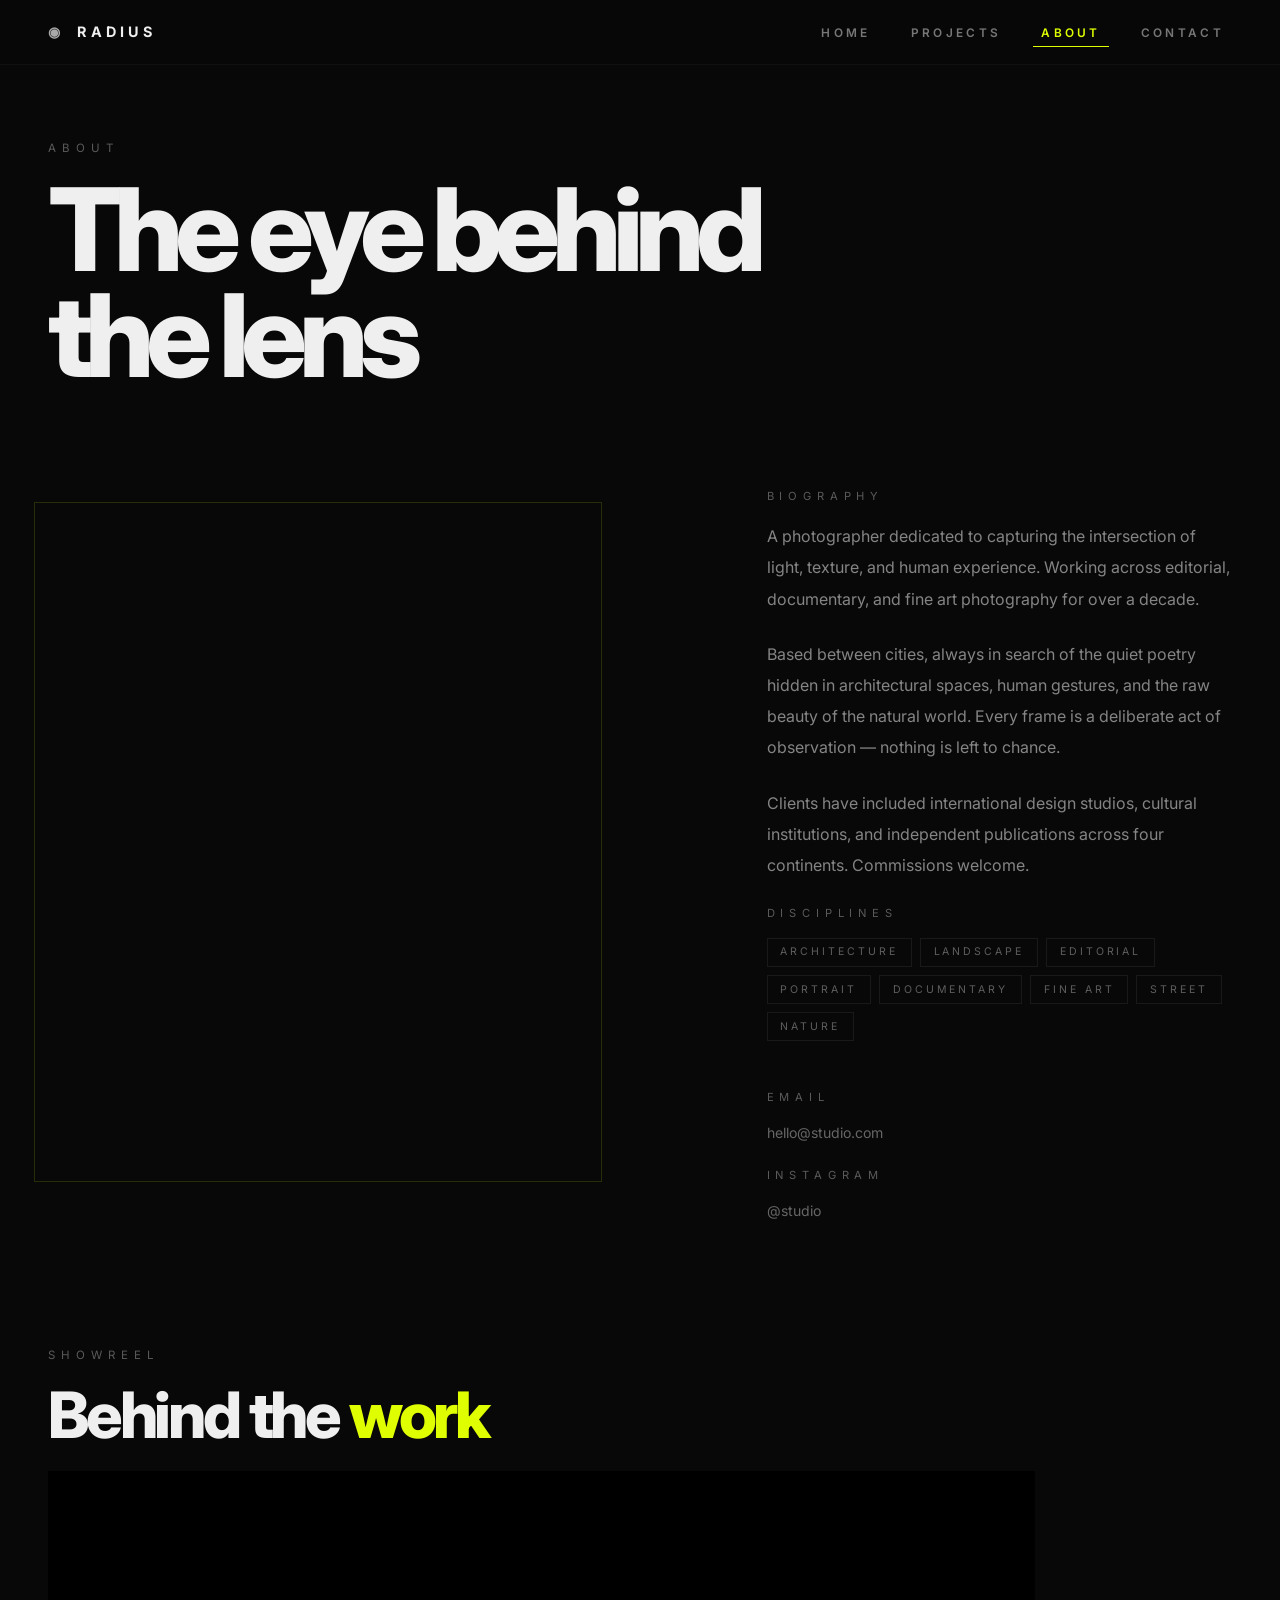
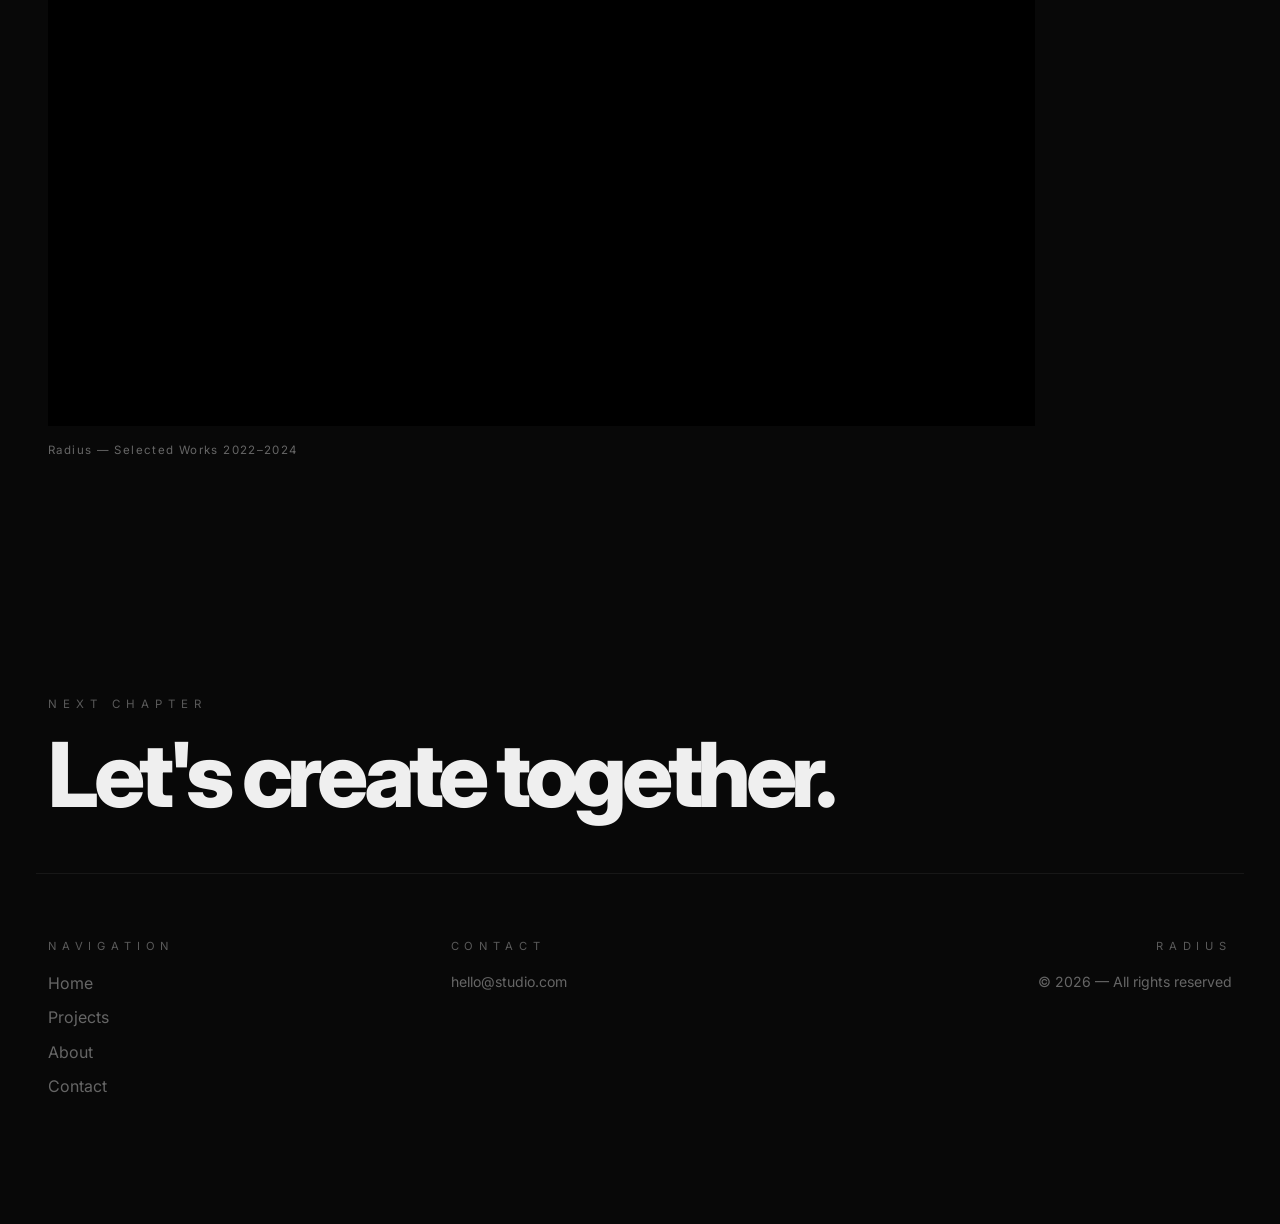
<file: about.html>
<!doctype html>
<html lang="en">
<head>
  <meta charset="UTF-8" />
  <meta name="viewport" content="width=device-width, initial-scale=1.0" />
  <title>Radius | About</title>
  <meta name="description" content="About Radius — the eye behind the lens. Over a decade of editorial, documentary and fine art photography." />
  <link href="https://cdn.jsdelivr.net/npm/bootstrap@5.3.3/dist/css/bootstrap.min.css" rel="stylesheet">
  <link href="https://fonts.googleapis.com/css2?family=Inter:wght@400;500;600;700;800&display=swap" rel="stylesheet">
  <link rel="stylesheet" href="css/style.css">
</head>
<body>

<!-- Loading screen -->
<div class="loader" id="loader" aria-hidden="true">
  <span class="loader-brand">◉ RADIUS</span>
  <div class="loader-bar"></div>
</div>

<!-- Bootstrap navbar — ABOUT active -->
<header class="site-header">
  <nav class="navbar navbar-expand-lg navbar-dark fixed-top py-3">
    <div class="container-fluid px-4 px-lg-5">
      <a class="navbar-brand brand-text" href="index.html"><span class="brand-icon">◉</span> RADIUS</a>
      <button class="navbar-toggler border-0 shadow-none" type="button" data-bs-toggle="collapse" data-bs-target="#mainNav" aria-controls="mainNav" aria-expanded="false" aria-label="Toggle navigation">
        <span class="navbar-toggler-icon"></span>
      </button>
      <div class="collapse navbar-collapse justify-content-end" id="mainNav">
        <ul class="navbar-nav gap-lg-4">
          <li class="nav-item"><a class="nav-link nav-custom" href="index.html">HOME</a></li>
          <li class="nav-item"><a class="nav-link nav-custom" href="work.html">PROJECTS</a></li>
          <li class="nav-item"><a class="nav-link nav-custom active" href="about.html">ABOUT</a></li>
          <li class="nav-item"><a class="nav-link nav-custom" href="contact.html">CONTACT</a></li>
        </ul>
      </div>
    </div>
  </nav>
</header>

<main>

  <!-- Page hero title -->
  <section class="about-hero section-panel">
    <div class="container-fluid px-4 px-lg-5">
      <p class="eyebrow reveal">ABOUT</p>
      <h1 class="about-title reveal">The eye behind<br>the lens</h1>
    </div>
  </section>

  <!-- Biography section — Bootstrap two-column grid.
       Left: photographer portrait (Unsplash image with clip-reveal animation).
       Right: bio text, skill tags, contact links. -->
  <section class="about-story section-panel">
    <div class="container-fluid px-4 px-lg-5">
      <div class="row g-5 align-items-start">

        <!-- Portrait image with neon offset border + clip-path reveal -->
        <div class="col-lg-6">
          <figure class="about-image-card reveal">
            <!-- Real photographer portrait from Unsplash -->
            <img src="https://images.pexels.com/photos/1264210/pexels-photo-1264210.jpeg?auto=compress&cs=tinysrgb&w=900"
                 alt="Photographer holding a camera in a softly lit studio environment"
                 class="about-image clip-reveal"
                 loading="lazy">
          </figure>
        </div>

        <!-- Bio text column -->
        <div class="col-lg-5 offset-lg-1">
          <p class="footer-heading reveal">BIOGRAPHY</p>

          <p class="about-text reveal">
            A photographer dedicated to capturing the intersection of light, texture, and human experience.
            Working across editorial, documentary, and fine art photography for over a decade.
          </p>

          <p class="about-text reveal">
            Based between cities, always in search of the quiet poetry hidden in architectural spaces,
            human gestures, and the raw beauty of the natural world. Every frame is a deliberate act
            of observation — nothing is left to chance.
          </p>

          <p class="about-text reveal">
            Clients have included international design studios, cultural institutions, and independent
            publications across four continents. Commissions welcome.
          </p>

          <!-- Discipline tags — hover reveals neon style -->
          <div class="mt-4 reveal">
            <p class="footer-heading mb-3">DISCIPLINES</p>
            <div class="skills-grid">
              <span class="skill-tag">Architecture</span>
              <span class="skill-tag">Landscape</span>
              <span class="skill-tag">Editorial</span>
              <span class="skill-tag">Portrait</span>
              <span class="skill-tag">Documentary</span>
              <span class="skill-tag">Fine Art</span>
              <span class="skill-tag">Street</span>
              <span class="skill-tag">Nature</span>
            </div>
          </div>

          <!-- Contact details -->
          <div class="about-contact mt-5">
            <div class="reveal">
              <p class="footer-heading">EMAIL</p>
              <p class="footer-text"><a href="mailto:hello@studio.com" class="email-link">hello@studio.com</a></p>
            </div>
            <div class="mt-4 reveal">
              <p class="footer-heading">INSTAGRAM</p>
              <p class="footer-text"><a href="#" class="email-link">@studio</a></p>
            </div>
          </div>
        </div>

      </div>
    </div>
  </section>

  <!-- Showreel video — MULTIMEDIA REQUIREMENT (YouTube iframe embed).
       Responsive 16:9 container defined in style.css (.video-wrap).
       Replace the YouTube video ID with your own showreel. -->
  <section class="section-panel" style="padding-top:0;">
    <div class="container-fluid px-4 px-lg-5">
      <p class="eyebrow reveal">SHOWREEL</p>
      <h2 class="section-heading reveal mb-4">Behind the <span class="accent-text">work</span></h2>
      <div class="col-lg-10 reveal">
        <div class="video-wrap">
          <!-- Embedded YouTube video — replace VIDEO_ID with your actual video -->
          <iframe src="https://www.youtube.com/embed/dQw4w9WgXcQ?rel=0&modestbranding=1"
                  title="Radius Photography Showreel"
                  allow="accelerometer; autoplay; clipboard-write; encrypted-media; gyroscope; picture-in-picture"
                  allowfullscreen loading="lazy"></iframe>
        </div>
        <p class="footer-text mt-3" style="font-size:0.72rem;letter-spacing:0.12em;">Radius — Selected Works 2022–2024</p>
      </div>
    </div>
  </section>

  <!-- CTA & Footer -->
  <section class="cta-section section-panel">
    <div class="container-fluid px-4 px-lg-5">
      <p class="eyebrow reveal">NEXT CHAPTER</p>
      <h2 class="cta-text neon-hover reveal">Let's create together.</h2>
      <div class="row footer-links mt-5 reveal">
        <div class="col-md-4 mb-4 mb-md-0">
          <p class="footer-heading">NAVIGATION</p>
          <ul class="footer-nav">
            <li><a href="index.html">Home</a></li>
            <li><a href="work.html">Projects</a></li>
            <li><a href="about.html">About</a></li>
            <li><a href="contact.html">Contact</a></li>
          </ul>
        </div>
        <div class="col-md-4 mb-4 mb-md-0">
          <p class="footer-heading">CONTACT</p>
          <p class="footer-text"><a href="mailto:hello@studio.com" class="email-link">hello@studio.com</a></p>
        </div>
        <div class="col-md-4 text-md-end">
          <p class="footer-heading">RADIUS</p>
          <p class="footer-text">© 2026 — All rights reserved</p>
        </div>
      </div>
    </div>
  </section>

</main>

<script src="https://cdn.jsdelivr.net/npm/bootstrap@5.3.3/dist/js/bootstrap.bundle.min.js"></script>
<script src="js/script.js"></script>
</body>
</html>
</file>
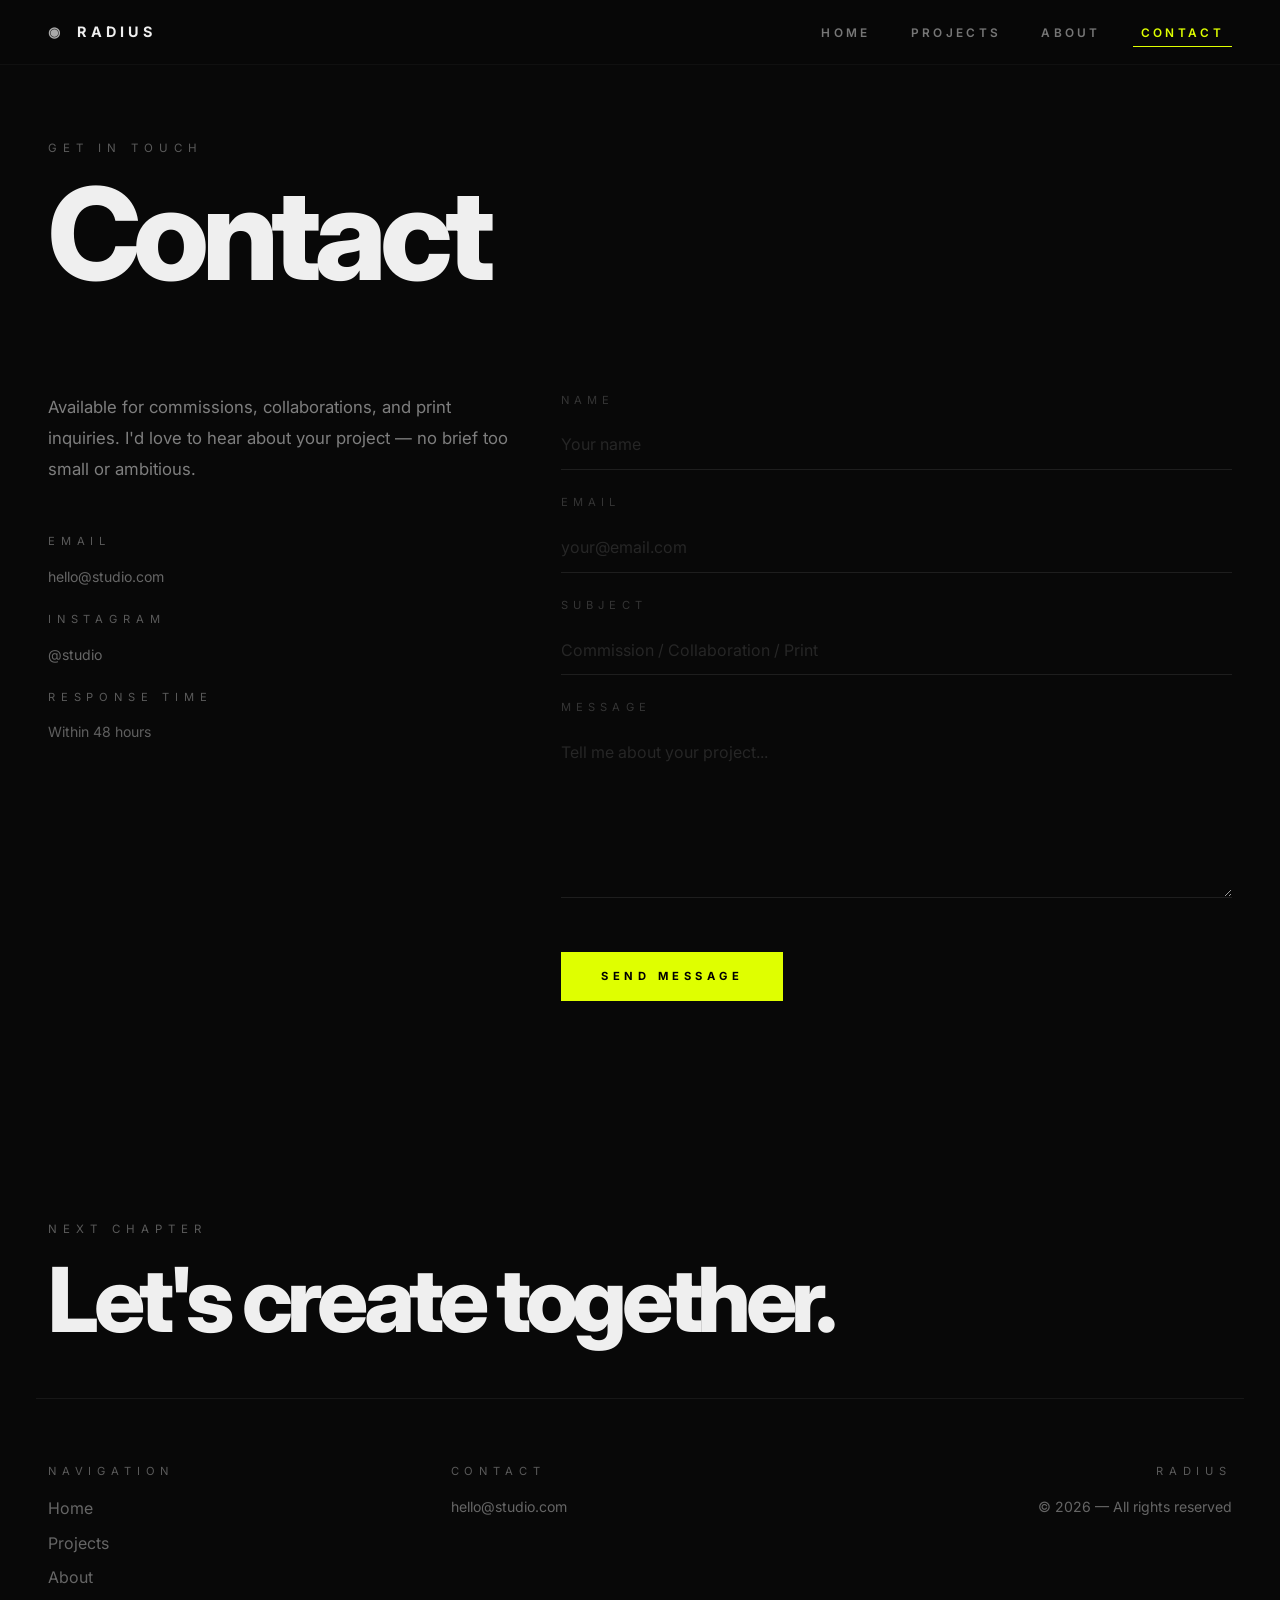
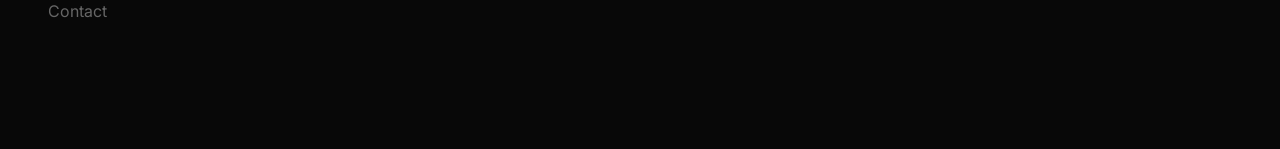
<file: contact.html>
<!doctype html>
<html lang="en">
<head>
  <meta charset="UTF-8" />
  <meta name="viewport" content="width=device-width, initial-scale=1.0" />
  <title>Radius | Contact</title>
  <link href="https://cdn.jsdelivr.net/npm/bootstrap@5.3.3/dist/css/bootstrap.min.css" rel="stylesheet">
  <link href="https://fonts.googleapis.com/css2?family=Inter:wght@400;500;600;700;800&display=swap" rel="stylesheet">
  <link rel="stylesheet" href="css/style.css">
</head>
<body>

<div class="loader" id="loader" aria-hidden="true">
  <span class="loader-brand">◉ RADIUS</span>
  <div class="loader-bar"></div>
</div>

<header class="site-header">
  <nav class="navbar navbar-expand-lg navbar-dark fixed-top py-3">
    <div class="container-fluid px-4 px-lg-5">
      <a class="navbar-brand brand-text" href="index.html"><span class="brand-icon">◉</span> RADIUS</a>
      <button class="navbar-toggler border-0 shadow-none" type="button" data-bs-toggle="collapse" data-bs-target="#mainNav" aria-controls="mainNav" aria-expanded="false" aria-label="Toggle navigation">
        <span class="navbar-toggler-icon"></span>
      </button>
      <div class="collapse navbar-collapse justify-content-end" id="mainNav">
        <ul class="navbar-nav gap-lg-4">
          <li class="nav-item"><a class="nav-link nav-custom" href="index.html">HOME</a></li>
          <li class="nav-item"><a class="nav-link nav-custom" href="work.html">PROJECTS</a></li>
          <li class="nav-item"><a class="nav-link nav-custom" href="about.html">ABOUT</a></li>
          <li class="nav-item"><a class="nav-link nav-custom active" href="contact.html">CONTACT</a></li>
        </ul>
      </div>
    </div>
  </nav>
</header>

<main>

  <section class="contact-hero section-panel">
    <div class="container-fluid px-4 px-lg-5">
      <p class="eyebrow reveal">GET IN TOUCH</p>
      <h1 class="contact-title reveal">Contact</h1>
    </div>
  </section>

  <!-- Bootstrap two-column layout: intro left, form right.
       Form uses Formspree for email delivery — no server needed. -->
  <section class="contact-section section-panel">
    <div class="container-fluid px-4 px-lg-5">
      <div class="row g-5 align-items-start">

        <div class="col-lg-5">
          <p class="contact-intro reveal">
            Available for commissions, collaborations, and print inquiries.
            I'd love to hear about your project — no brief too small or ambitious.
          </p>
          <div class="mt-5">
            <div class="reveal">
              <p class="footer-heading">EMAIL</p>
              <p class="footer-text"><a href="mailto:hello@studio.com" class="email-link">hello@studio.com</a></p>
            </div>
            <div class="mt-4 reveal">
              <p class="footer-heading">INSTAGRAM</p>
              <p class="footer-text"><a href="#" class="email-link">@studio</a></p>
            </div>
            <div class="mt-4 reveal">
              <p class="footer-heading">RESPONSE TIME</p>
              <p class="footer-text" style="color:rgba(255,255,255,0.35);font-size:0.88rem;">Within 48 hours</p>
            </div>
          </div>
        </div>

        <div class="col-lg-7">
          <!-- Contact form connected to Formspree.
               Replace the action URL's form ID with your own from formspree.io -->
          <form class="contact-form reveal" action="https://formspree.io/f/YOUR_FORM_ID" method="POST" novalidate>

            <div class="mb-4">
              <label for="name" class="form-label contact-label">NAME</label>
              <input type="text" name="name" class="contact-input" id="name" placeholder="Your name" autocomplete="name" required>
            </div>

            <div class="mb-4">
              <label for="email" class="form-label contact-label">EMAIL</label>
              <input type="email" name="email" class="contact-input" id="email" placeholder="your@email.com" autocomplete="email" required>
            </div>

            <div class="mb-4">
              <label for="subject" class="form-label contact-label">SUBJECT</label>
              <input type="text" name="subject" class="contact-input" id="subject" placeholder="Commission / Collaboration / Print">
            </div>

            <div class="mb-5">
              <label for="message" class="form-label contact-label">MESSAGE</label>
              <textarea name="message" class="contact-input contact-textarea" id="message" rows="6" placeholder="Tell me about your project..." required></textarea>
            </div>

            <!-- Neon button with shimmer sweep animation on hover -->
            <button type="submit" class="contact-btn">SEND MESSAGE</button>

          </form>
        </div>

      </div>
    </div>
  </section>

  <section class="cta-section section-panel">
    <div class="container-fluid px-4 px-lg-5">
      <p class="eyebrow reveal">NEXT CHAPTER</p>
      <h2 class="cta-text neon-hover reveal">Let's create together.</h2>
      <div class="row footer-links mt-5 reveal">
        <div class="col-md-4 mb-4 mb-md-0">
          <p class="footer-heading">NAVIGATION</p>
          <ul class="footer-nav">
            <li><a href="index.html">Home</a></li>
            <li><a href="work.html">Projects</a></li>
            <li><a href="about.html">About</a></li>
            <li><a href="contact.html">Contact</a></li>
          </ul>
        </div>
        <div class="col-md-4 mb-4 mb-md-0">
          <p class="footer-heading">CONTACT</p>
          <p class="footer-text"><a href="mailto:hello@studio.com" class="email-link">hello@studio.com</a></p>
        </div>
        <div class="col-md-4 text-md-end">
          <p class="footer-heading">RADIUS</p>
          <p class="footer-text">© 2026 — All rights reserved</p>
        </div>
      </div>
    </div>
  </section>

</main>

<script src="https://cdn.jsdelivr.net/npm/bootstrap@5.3.3/dist/js/bootstrap.bundle.min.js"></script>
<script src="js/script.js"></script>
</body>
</html>
</file>
<file: css/style.css>
/* ============================================================
   RADIUS PHOTOGRAPHY PORTFOLIO — style.css
   Author: Radius Studio
   Description: Main stylesheet. Dark editorial photography theme.
   Technologies: CSS3 custom properties, Bootstrap 5 overrides,
   keyframe animations, clip-path reveals, parallax, transitions.
   ============================================================ */

/* ── CSS CUSTOM PROPERTIES ──────────────────────────────────── */
:root {
  --bg:          #080808;
  --bg-soft:     #0f0f0f;
  --bg-card:     #131313;
  --text:        #efefef;
  --muted:       #5a5a5a;
  --line:        rgba(255,255,255,0.06);
  --neon:        #dfff00;
  --neon-dim:    rgba(223,255,0,0.08);
  --ease-out:    cubic-bezier(0.16, 1, 0.3, 1);
  --ease-expo:   cubic-bezier(0.19, 1, 0.22, 1);
}

/* ── RESET ──────────────────────────────────────────────────── */
*, *::before, *::after { box-sizing: border-box; margin: 0; padding: 0; }
html { scroll-behavior: smooth; }
a    { color: inherit; text-decoration: none; }
img  { display: block; max-width: 100%; }

body {
  font-family: "Inter", sans-serif;
  background: var(--bg);
  color: var(--text);
  overflow-x: hidden;
}

/* ── LOADING SCREEN ─────────────────────────────────────────── */
/* Full-screen black overlay — cinematic entrance.
   JS adds .loader--out after 1.3s to trigger the fade. */
.loader {
  position: fixed;
  inset: 0;
  background: #000;
  z-index: 9999;
  display: flex;
  align-items: center;
  justify-content: center;
  transition: opacity 0.8s var(--ease-out), visibility 0.8s;
}

.loader--out {
  opacity: 0;
  visibility: hidden;
  pointer-events: none;
}

/* Brand text fades in inside loader */
.loader-brand {
  font-size: 1rem;
  font-weight: 700;
  letter-spacing: 0.55em;
  color: rgba(255,255,255,0.9);
  opacity: 0;
  animation: fadeUp 0.6s var(--ease-out) 0.2s forwards;
}

/* Neon progress bar sweeps across the bottom */
.loader-bar {
  position: absolute;
  bottom: 0; left: 0;
  height: 2px;
  background: var(--neon);
  width: 0%;
  animation: loaderBar 1.1s var(--ease-expo) 0.1s forwards;
}

@keyframes loaderBar {
  from { width: 0%; }
  to   { width: 100%; }
}

/* ── SECTION SPACING ────────────────────────────────────────── */
.section-panel { padding: 110px 0; }

/* ── NAVIGATION ─────────────────────────────────────────────── */
/* Bootstrap navbar — glassmorphism background */
.site-header .navbar {
  background: rgba(8,8,8,0.82);
  backdrop-filter: blur(18px);
  -webkit-backdrop-filter: blur(18px);
  border-bottom: 1px solid rgba(255,255,255,0.035);
  transition: background 0.5s ease, box-shadow 0.5s ease;
}

/* JS adds .scrolled after 60px scroll */
.site-header .navbar.scrolled {
  background: rgba(8,8,8,0.98);
  box-shadow: 0 1px 0 rgba(255,255,255,0.04);
}

/* On project detail pages, start fully opaque since hero
   text needs to be readable immediately */
.site-header .navbar.navbar-opaque {
  background: rgba(8,8,8,0.98);
}

/* Brand */
.brand-text {
  color: var(--text) !important;
  letter-spacing: 0.28em;
  font-size: 0.9rem;
  font-weight: 700;
}

/* Very slow rotation — subtle, not distracting */
.brand-icon {
  margin-right: 0.4rem;
  display: inline-block;
  opacity: 0.7;
  animation: spinSlow 20s linear infinite;
}

@keyframes spinSlow { to { transform: rotate(360deg); } }

/* Nav links with animated underline */
.nav-custom {
  color: rgba(255,255,255,0.45) !important;
  letter-spacing: 0.28em;
  font-size: 0.74rem;
  font-weight: 600;
  position: relative;
  padding-bottom: 4px !important;
  transition: color 0.35s ease;
}

.nav-custom::after {
  content: '';
  position: absolute;
  bottom: 0; left: 0;
  width: 0; height: 1px;
  background: var(--neon);
  transition: width 0.44s var(--ease-out);
}

.nav-custom:hover::after,
.nav-custom.active::after { width: 100%; }

.nav-custom:hover,
.nav-custom.active { color: var(--neon) !important; }

/* ── TYPOGRAPHY ─────────────────────────────────────────────── */
.eyebrow {
  font-size: 0.72rem;
  letter-spacing: 0.52em;
  text-transform: uppercase;
  color: var(--muted);
  margin-bottom: 1.2rem;
}

.accent-text { color: var(--neon); }

.section-heading {
  font-size: clamp(2.4rem, 5vw, 4rem);
  font-weight: 800;
  letter-spacing: -0.05em;
  line-height: 1;
  margin: 0;
}

/* ── SCROLL REVEAL ──────────────────────────────────────────── */
/* Simple fade + slide up. No scale, no rotation — clean. */
.reveal {
  opacity: 0;
  transform: translateY(32px);
  transition: opacity 1s var(--ease-out), transform 1s var(--ease-out);
}

.reveal.is-visible { opacity: 1; transform: translateY(0); }

/* Stagger delays for grouped elements */
.reveal-group .reveal:nth-child(1) { transition-delay: 0.00s; }
.reveal-group .reveal:nth-child(2) { transition-delay: 0.12s; }
.reveal-group .reveal:nth-child(3) { transition-delay: 0.24s; }
.reveal-group .reveal:nth-child(4) { transition-delay: 0.36s; }
.reveal-group .reveal:nth-child(5) { transition-delay: 0.48s; }

/* ── CLIP-PATH IMAGE REVEAL ─────────────────────────────────── */
/* Images wipe in from left when entering viewport.
   JS adds .clip-visible on scroll. */
.clip-reveal {
  clip-path: inset(0 100% 0 0);
  transition: clip-path 1.2s var(--ease-expo);
}

.clip-reveal.clip-visible { clip-path: inset(0 0% 0 0); }

/* ── SPLIT TEXT — HERO TITLE ────────────────────────────────── */
/* Characters slide up cleanly — NO rotation (rotation looked jittery).
   JS wraps each character in .split-char then adds .char-visible. */
.split-char {
  display: inline-block;
  opacity: 0;
  transform: translateY(70px);
  /* Long duration + ease-expo for a premium deceleration */
  transition: opacity 0.75s var(--ease-expo),
              transform 0.75s var(--ease-expo);
}

.split-char.char-visible {
  opacity: 1;
  transform: translateY(0);
}

/* ── HERO SECTION ───────────────────────────────────────────── */
.hero-section {
  position: relative;
  height: 100vh;
  min-height: 600px;
  display: flex;
  align-items: flex-end;
  overflow: hidden;
}

/* Background image — parallax applied via JS transform */
.hero-bg {
  position: absolute;
  inset: 0;
  background-size: cover;
  background-position: center;
  background-repeat: no-repeat;
  /* scale(1.1) gives enough headroom for parallax + no edge gaps */
  transform: scale(1.1) translateY(0px);
  filter: brightness(0.52);
  /* NO will-change here — causes its own compositing issues */
}

/* Dark gradient — heavier at the bottom for text legibility */
.hero-overlay {
  position: absolute;
  inset: 0;
  background: linear-gradient(
    to top,
    rgba(8,8,8,0.94) 0%,
    rgba(8,8,8,0.38) 42%,
    rgba(8,8,8,0.10) 100%
  );
  z-index: 1;
}

/* Content sits above overlay */
.hero-content {
  position: relative;
  z-index: 2;
  padding: 0 0 72px;
  width: 100%;
}

/* Giant display title */
.hero-title {
  font-size: clamp(5rem, 13vw, 11rem);
  line-height: 0.86;
  letter-spacing: -0.07em;
  font-weight: 800;
  margin-bottom: 1.5rem;
  overflow: hidden;
}

/* Subtitle fades in after split-text finishes */
.hero-copy {
  color: rgba(255,255,255,0.48);
  font-size: 1rem;
  line-height: 1.8;
  max-width: 360px;
  opacity: 0;
  transform: translateY(18px);
  animation: fadeUp 0.8s var(--ease-out) 2.0s forwards;
}

@keyframes fadeUp {
  from { opacity: 0; transform: translateY(18px); }
  to   { opacity: 1; transform: translateY(0); }
}

/* Scroll indicator — bottom right of hero */
.hero-scroll {
  position: absolute;
  bottom: 2rem; right: 2rem;
  z-index: 2;
  display: flex;
  flex-direction: column;
  align-items: center;
  gap: 0.6rem;
  opacity: 0;
  animation: fadeUp 0.7s var(--ease-out) 2.2s forwards;
}

.hero-scroll-text {
  font-size: 0.6rem;
  letter-spacing: 0.45em;
  text-transform: uppercase;
  color: rgba(255,255,255,0.3);
  writing-mode: vertical-lr;
}

/* Scroll line with neon drop animation */
.hero-scroll-line {
  width: 1px;
  height: 55px;
  background: rgba(255,255,255,0.12);
  position: relative;
  overflow: hidden;
}

.hero-scroll-line::after {
  content: '';
  position: absolute;
  top: -100%; left: 0;
  width: 100%; height: 50%;
  background: linear-gradient(to bottom, transparent, var(--neon));
  /* Smooth continuous drop loop */
  animation: scrollDrop 2s var(--ease-expo) infinite;
}

@keyframes scrollDrop {
  0%   { top: -100%; opacity: 1; }
  80%  { opacity: 1; }
  100% { top: 200%; opacity: 0; }
}

/* Year tag — top right */
.hero-year {
  position: absolute;
  top: 7rem; right: 2rem;
  z-index: 2;
  font-size: 0.66rem;
  letter-spacing: 0.4em;
  color: rgba(255,255,255,0.22);
  writing-mode: vertical-lr;
  opacity: 0;
  animation: fadeUp 0.6s var(--ease-out) 1.8s forwards;
}

/* ── MARQUEE TEXT STRIP ─────────────────────────────────────── */
/* Infinite scroll — two copies for seamless loop.
   Pauses on hover. */
.marquee-strip {
  overflow: hidden;
  border-top: 1px solid var(--line);
  border-bottom: 1px solid var(--line);
  padding: 1.1rem 0;
  background: var(--bg-soft);
}

.marquee-track {
  display: flex;
  gap: 0;
  width: max-content;
  animation: marqueeScroll 28s linear infinite;
}

.marquee-track:hover { animation-play-state: paused; }

.marquee-item {
  font-size: 0.68rem;
  letter-spacing: 0.5em;
  text-transform: uppercase;
  color: var(--muted);
  white-space: nowrap;
  padding: 0 3rem;
  display: flex;
  align-items: center;
  gap: 1.5rem;
}

.marquee-item::after {
  content: '◉';
  color: var(--neon);
  font-size: 0.45rem;
  opacity: 0.6;
}

@keyframes marqueeScroll {
  from { transform: translateX(0); }
  to   { transform: translateX(-50%); }
}

/* ── STATS STRIP ────────────────────────────────────────────── */
.stats-strip {
  border-top: 1px solid var(--line);
  border-bottom: 1px solid var(--line);
  padding: 44px 0;
  display: flex;
}

.stat-item {
  flex: 1;
  text-align: center;
  padding: 0 2rem;
  border-right: 1px solid var(--line);
}

.stat-item:last-child { border-right: none; }

.stat-number {
  font-size: clamp(2.4rem, 4.5vw, 4rem);
  font-weight: 800;
  letter-spacing: -0.06em;
  color: var(--neon);
  line-height: 1;
  display: block;
}

.stat-label {
  font-size: 0.7rem;
  letter-spacing: 0.48em;
  color: var(--muted);
  text-transform: uppercase;
  margin-top: 0.6rem;
}

/* ── PHILOSOPHY SECTION ─────────────────────────────────────── */
.philosophy-title,
.section-title-xl {
  font-size: clamp(2.8rem, 5.5vw, 5.8rem);
  line-height: 1.02;
  letter-spacing: -0.05em;
  font-weight: 800;
  max-width: 1100px;
}

/* Shimmer sweep across divider */
.divider-line {
  width: 90px;
  height: 1px;
  background: rgba(255,255,255,0.08);
  margin-top: 2.5rem;
  position: relative;
  overflow: hidden;
}

.divider-line::after {
  content: '';
  position: absolute;
  top: 0; left: -100%;
  width: 55%; height: 100%;
  background: linear-gradient(90deg, transparent, var(--neon), transparent);
  animation: shimmerLine 4.5s ease infinite;
}

@keyframes shimmerLine {
  0%   { left: -100%; }
  100% { left: 230%; }
}

/* ── PROJECT SCROLL CAROUSEL ────────────────────────────────── */
.projects-section { padding-top: 40px; }

.project-heading-row {
  display: flex;
  justify-content: space-between;
  align-items: flex-end;
  gap: 1rem;
  margin-bottom: 1.5rem;
}

.projects-count {
  color: rgba(255,255,255,0.15);
  letter-spacing: 0.4em;
  font-size: 0.7rem;
  margin: 0;
}

.project-scroll {
  display: flex;
  gap: 1.5rem;
  overflow-x: auto;
  overflow-y: hidden;
  padding-bottom: 1.5rem;
  scroll-snap-type: x mandatory;
  scroll-behavior: smooth;
  -webkit-overflow-scrolling: touch;
  scrollbar-width: thin;
  scrollbar-color: rgba(223,255,0,0.4) rgba(255,255,255,0.03);
  cursor: grab;
  overscroll-behavior-x: contain;
  align-items: flex-start;
}

.project-scroll::-webkit-scrollbar        { height: 3px; }
.project-scroll::-webkit-scrollbar-track  { background: rgba(255,255,255,0.03); }
.project-scroll::-webkit-scrollbar-thumb  { background: rgba(223,255,0,0.4); }
.project-scroll.is-dragging               { cursor: grabbing; scroll-behavior: auto; }

.project-card-link {
  flex: 0 0 auto;
  scroll-snap-align: start;
  width: min(32vw, 500px);
  color: inherit;
}

.project-card {
  position: relative;
  width: 100%;
  overflow: hidden;
  /* Lift card on hover — translateY only, no scale on the wrapper */
  transition: transform 0.6s var(--ease-out);
}

.project-card:hover { transform: translateY(-10px); }

.project-img {
  width: 100%;
  height: 620px;
  object-fit: cover;
  filter: grayscale(100%) brightness(0.58);
  /* Image scales slightly — clipped by overflow:hidden on parent */
  transition: filter 0.75s ease, transform 0.75s var(--ease-out);
}

.project-card:hover .project-img {
  filter: grayscale(0%) brightness(0.88);
  transform: scale(1.07);
}

.project-info { margin-top: 1rem; }

.project-info h3 {
  font-size: 1.4rem;
  font-weight: 800;
  letter-spacing: -0.04em;
  margin-bottom: 0.3rem;
  transition: color 0.35s ease;
}

.project-card:hover .project-info h3 { color: var(--neon); }

.project-info p {
  color: var(--muted);
  letter-spacing: 0.32em;
  text-transform: uppercase;
  font-size: 0.7rem;
}

.project-year {
  position: absolute;
  top: 1rem; right: 1rem;
  color: rgba(255,255,255,0.18);
  font-size: 0.72rem;
  letter-spacing: 0.2em;
}

/* Subtle neon tint on hover */
.project-card::after {
  content: '';
  position: absolute;
  inset: 0;
  background: linear-gradient(to top, rgba(223,255,0,0.06), transparent 50%);
  opacity: 0;
  transition: opacity 0.65s ease;
  pointer-events: none;
}

.project-card:hover::after { opacity: 1; }

/* ── FEATURED IMAGE STRIP ───────────────────────────────────── */
.featured-strip {
  position: relative;
  height: 60vh;
  overflow: hidden;
}

.featured-strip img {
  width: 100%;
  height: 100%;
  object-fit: cover;
  filter: brightness(0.55) saturate(0.65);
  transform: scale(1.04);
  transition: transform 7s ease, filter 0.7s ease;
}

.featured-strip:hover img {
  transform: scale(1.0);
  filter: brightness(0.72) saturate(1);
}

.featured-strip-text {
  position: absolute;
  inset: 0;
  display: flex;
  align-items: center;
  justify-content: center;
  z-index: 2;
  padding: 0 2rem;
}

.featured-quote {
  font-size: clamp(1.6rem, 3.5vw, 3rem);
  font-weight: 800;
  letter-spacing: -0.04em;
  text-align: center;
  max-width: 820px;
  line-height: 1.15;
  color: rgba(255,255,255,0.88);
}

/* ── CTA / FOOTER ───────────────────────────────────────────── */
.cta-text {
  font-size: clamp(3rem, 7vw, 7rem);
  line-height: 0.95;
  letter-spacing: -0.06em;
  font-weight: 800;
  display: inline-block;
  max-width: 900px;
  transition: color 0.4s ease, text-shadow 0.4s ease;
}

.neon-hover:hover {
  color: var(--neon);
  text-shadow: 0 0 70px rgba(223,255,0,0.12), 0 0 140px rgba(223,255,0,0.05);
}

.footer-links {
  padding-top: 4rem;
  border-top: 1px solid var(--line);
}

.footer-heading {
  font-size: 0.7rem;
  letter-spacing: 0.52em;
  text-transform: uppercase;
  color: var(--muted);
  margin-bottom: 1rem;
}

.footer-nav { list-style: none; padding-left: 0; }
.footer-nav li { margin-bottom: 0.65rem; }

.footer-nav a,
.email-link { color: rgba(255,255,255,0.38); transition: color 0.3s ease; }

.footer-nav a:hover,
.email-link:hover { color: var(--neon); }

.footer-text { color: rgba(255,255,255,0.38); font-size: 0.88rem; }

/* ── WORK PAGE ──────────────────────────────────────────────── */
.filter-row {
  display: flex;
  flex-wrap: wrap;
  gap: 0.5rem;
  margin-top: 1.5rem;
}

.filter-btn {
  appearance: none;
  -webkit-appearance: none;
  font-family: inherit;
  background: transparent;
  border: 1px solid rgba(255,255,255,0.09);
  color: rgba(255,255,255,0.35);
  padding: 0.5rem 1rem;
  font-size: 0.68rem;
  letter-spacing: 0.28em;
  text-transform: uppercase;
  cursor: pointer;
  transition: color 0.3s ease, border-color 0.3s ease,
              background 0.3s ease, transform 0.28s ease;
}

.filter-btn:hover { border-color: var(--neon); color: var(--neon); transform: translateY(-2px); }
.filter-btn.active { background: var(--neon); border-color: var(--neon); color: #000; font-weight: 700; }
.filter-btn:focus-visible { outline: 2px solid var(--neon); outline-offset: 3px; }

/* Work grid cards */
.work-card {
  display: block;
  position: relative;
  overflow: hidden;
  color: inherit;
  width: 100%;
  background: var(--bg-card);
}

.work-card img {
  width: 100%;
  height: 420px;
  object-fit: cover;
  filter: grayscale(100%) brightness(0.58);
  display: block;
  transition: filter 0.75s ease, transform 0.75s var(--ease-out);
}

.work-card.big-card img { height: 560px; }

.work-card:hover img {
  filter: grayscale(0%) brightness(0.86);
  transform: scale(1.06);
}

.work-info {
  position: absolute;
  bottom: 0; left: 0; right: 0;
  padding: 2.5rem 1.5rem 1.5rem;
  background: linear-gradient(to top, rgba(8,8,8,0.95), transparent);
  transform: translateY(8px);
  transition: transform 0.5s var(--ease-out);
}

.work-card:hover .work-info { transform: translateY(0); }

.work-info h3 {
  font-size: 1.3rem;
  font-weight: 800;
  letter-spacing: -0.04em;
  margin-bottom: 0.3rem;
  transition: color 0.3s ease;
}

.work-card:hover .work-info h3 { color: var(--neon); }

.work-info p { color: var(--muted); font-size: 0.68rem; letter-spacing: 0.35em; text-transform: uppercase; }

.work-year { position: absolute; top: 1rem; right: 1rem; font-size: 0.68rem; letter-spacing: 0.2em; color: rgba(255,255,255,0.16); }

/* ── ABOUT PAGE ─────────────────────────────────────────────── */
.about-hero { padding-top: 140px; padding-bottom: 60px; }

.about-title {
  font-size: clamp(3.5rem, 9vw, 8rem);
  line-height: 0.92;
  letter-spacing: -0.07em;
  font-weight: 800;
  max-width: 900px;
  margin: 0;
}

.about-story { padding-top: 40px; }

.about-image-card { margin: 0; position: relative; }

.about-image {
  width: 100%;
  object-fit: cover;
  height: 680px;
  filter: brightness(0.72);
  transition: filter 0.65s ease;
}

.about-image:hover { filter: brightness(0.9); }

/* Offset neon border — shifts subtly on hover */
.about-image-card::after {
  content: '';
  position: absolute;
  top: 14px; left: -14px;
  right: 14px; bottom: -14px;
  border: 1px solid rgba(223,255,0,0.15);
  z-index: -1;
  transition: border-color 0.5s ease, top 0.45s var(--ease-out), left 0.45s var(--ease-out);
}

.about-image-card:hover::after { border-color: rgba(223,255,0,0.4); top: 8px; left: -8px; }

.about-text { color: rgba(255,255,255,0.5); font-size: 1rem; line-height: 1.95; margin-bottom: 1.5rem; max-width: 620px; }

.skills-grid { display: flex; flex-wrap: wrap; gap: 0.5rem; margin-top: 0.75rem; }

.skill-tag {
  border: 1px solid rgba(255,255,255,0.07);
  padding: 0.35rem 0.8rem;
  font-size: 0.66rem;
  letter-spacing: 0.28em;
  text-transform: uppercase;
  color: rgba(255,255,255,0.35);
  transition: border-color 0.3s ease, color 0.3s ease, background 0.3s ease;
}

.skill-tag:hover { border-color: var(--neon); color: var(--neon); background: var(--neon-dim); }

/* ── VIDEO EMBED ─────────────────────────────────────────────── */
.video-wrap { position: relative; padding-bottom: 56.25%; height: 0; overflow: hidden; background: #000; }
.video-wrap iframe { position: absolute; top: 0; left: 0; width: 100%; height: 100%; border: 0; }

/* ── CONTACT PAGE ───────────────────────────────────────────── */
.contact-hero { padding-top: 140px; padding-bottom: 40px; }

.contact-title {
  font-size: clamp(4rem, 10vw, 8rem);
  line-height: 0.9;
  letter-spacing: -0.06em;
  font-weight: 800;
  margin: 0;
}

.contact-section { padding-top: 60px; }
.contact-intro { color: rgba(255,255,255,0.48); font-size: 1.05rem; line-height: 1.85; max-width: 460px; }

.contact-label { display: block; color: rgba(255,255,255,0.18); letter-spacing: 0.45em; font-size: 0.7rem; text-transform: uppercase; margin-bottom: 0.7rem; }

.contact-input {
  width: 100%;
  background: transparent;
  border: none;
  border-bottom: 1px solid rgba(255,255,255,0.09);
  color: var(--text);
  padding: 0.8rem 0;
  font-family: inherit;
  font-size: 1rem;
  outline: none;
  transition: border-color 0.4s ease;
}

.contact-input::placeholder { color: rgba(255,255,255,0.12); }
.contact-input:focus { border-bottom-color: var(--neon); }
.contact-textarea { resize: vertical; min-height: 160px; }

.contact-btn {
  background: var(--neon);
  color: #000;
  border: none;
  padding: 1rem 2.5rem;
  font-family: inherit;
  font-size: 0.7rem;
  letter-spacing: 0.4em;
  text-transform: uppercase;
  font-weight: 700;
  cursor: pointer;
  position: relative;
  overflow: hidden;
  transition: transform 0.38s var(--ease-out), box-shadow 0.38s ease;
}

/* Shimmer sweep on hover */
.contact-btn::before {
  content: '';
  position: absolute;
  top: 0; left: -100%;
  width: 55%; height: 100%;
  background: linear-gradient(90deg, transparent, rgba(255,255,255,0.28), transparent);
  transition: left 0.55s ease;
}

.contact-btn:hover::before { left: 160%; }
.contact-btn:hover { transform: translateY(-3px); box-shadow: 0 10px 36px rgba(223,255,0,0.2); }
.contact-form { max-width: 900px; }

/* ── PROJECT DETAIL PAGES ───────────────────────────────────── */

/* Full-screen hero */
.project-hero {
  position: relative;
  min-height: 100vh;
  overflow: hidden;
  background: #080808;
}

/* Slow Ken Burns — 18s so it's barely noticeable */
.project-hero-img {
  width: 100%;
  height: 100vh;
  object-fit: cover;
  filter: brightness(0.48) saturate(0.8);
  display: block;
  animation: heroZoom 18s ease-in-out infinite alternate;
}

@keyframes heroZoom {
  from { transform: scale(1); }
  to   { transform: scale(1.06); }
}

/* Dark gradient overlay */
.project-hero-overlay {
  position: absolute;
  inset: 0;
  background: linear-gradient(
    to top,
    rgba(8,8,8,0.97) 0%,
    rgba(8,8,8,0.25) 50%,
    rgba(8,8,8,0.08) 100%
  );
}

.project-hero-content {
  position: absolute;
  left: 0; right: 0;
  bottom: 4rem;
  z-index: 2;
}

.project-meta {
  color: rgba(255,255,255,0.35);
  letter-spacing: 0.44em;
  font-size: 0.72rem;
  text-transform: uppercase;
  margin-bottom: 1rem;
}

.project-title {
  font-size: clamp(3.2rem, 7vw, 7.5rem);
  line-height: 0.92;
  letter-spacing: -0.06em;
  font-weight: 800;
  margin: 0;
  max-width: 900px;
}

.project-intro { background: var(--bg); }
.detail-block  { margin-bottom: 2rem; }

.detail-label { color: rgba(255,255,255,0.18); letter-spacing: 0.45em; font-size: 0.7rem; text-transform: uppercase; margin-bottom: 0.6rem; }
.detail-value { color: rgba(255,255,255,0.68); font-size: 1rem; line-height: 1.7; }

.project-summary {
  font-size: clamp(1.8rem, 3vw, 3rem);
  line-height: 1.15;
  font-weight: 800;
  letter-spacing: -0.04em;
  margin-bottom: 1.5rem;
  max-width: 980px;
}

.project-description { color: rgba(255,255,255,0.48); font-size: 1rem; line-height: 1.95; max-width: 820px; }

/* Prev / Next navigation */
.project-nav {
  border-top: 1px solid var(--line);
  padding-top: 3rem;
  margin-top: 2rem;
  display: flex;
  justify-content: space-between;
  align-items: center;
}

.project-nav-link {
  color: rgba(255,255,255,0.35);
  letter-spacing: 0.3em;
  font-size: 0.7rem;
  text-transform: uppercase;
  transition: color 0.3s ease, letter-spacing 0.38s var(--ease-out);
}

.project-nav-link:hover { color: var(--neon); letter-spacing: 0.45em; }

/* ── GALLERY ─────────────────────────────────────────────────── */
.project-gallery { background: var(--bg); padding-top: 0; }
.gallery-card    { margin: 0; position: relative; overflow: hidden; }

.gallery-card img {
  width: 100%;
  object-fit: cover;
  filter: brightness(0.7);
  display: block;
  transition: transform 0.8s var(--ease-out), filter 0.65s ease;
}

.gallery-card:hover img { transform: scale(1.04); filter: brightness(1); }

.gallery-card figcaption { margin-top: 0.75rem; color: rgba(255,255,255,0.22); letter-spacing: 0.2em; font-size: 0.7rem; }

.gallery-large  img { height: 740px; }
.gallery-small  img { height: 740px; }
.gallery-medium img { height: 500px; }

/* ── RESPONSIVE ─────────────────────────────────────────────── */
@media (max-width: 991px) {
  .hero-title             { font-size: clamp(4rem, 14vw, 7rem); }
  .project-heading-row    { flex-direction: column; align-items: flex-start; }
  .project-card-link      { width: 78vw; }
  .project-img            { height: 500px; }
  .about-image            { height: auto; }
  .gallery-large img, .gallery-small img, .gallery-medium img { height: auto; }
  .project-hero-content   { bottom: 3rem; }
  .stats-strip            { flex-wrap: wrap; }
  .stat-item              { flex: 0 0 50%; border-right: none; border-bottom: 1px solid var(--line); padding: 1.5rem; }
  .stat-item:last-child   { border-bottom: none; }
  .featured-strip         { height: 45vh; }
}

@media (max-width: 576px) {
  .section-panel          { padding: 80px 0; }
  .hero-title             { font-size: clamp(3.5rem, 18vw, 5.5rem); }
  .philosophy-title, .section-title-xl, .cta-text { line-height: 1.05; }
  .project-card-link      { width: 86vw; }
  .project-img            { height: 420px; }
  .project-title          { font-size: clamp(2.8rem, 16vw, 4.6rem); }
  .project-hero-content   { bottom: 2rem; }
  .contact-title          { font-size: clamp(3.5rem, 14vw, 6rem); }
  .stat-item              { flex: 0 0 100%; }
  .about-title            { font-size: clamp(2.8rem, 14vw, 5rem); }
  .work-card img          { height: 300px; }
  .work-card.big-card img { height: 380px; }
  .featured-strip         { height: 35vh; }
  .hero-scroll, .hero-year { display: none; }
}
</file>
